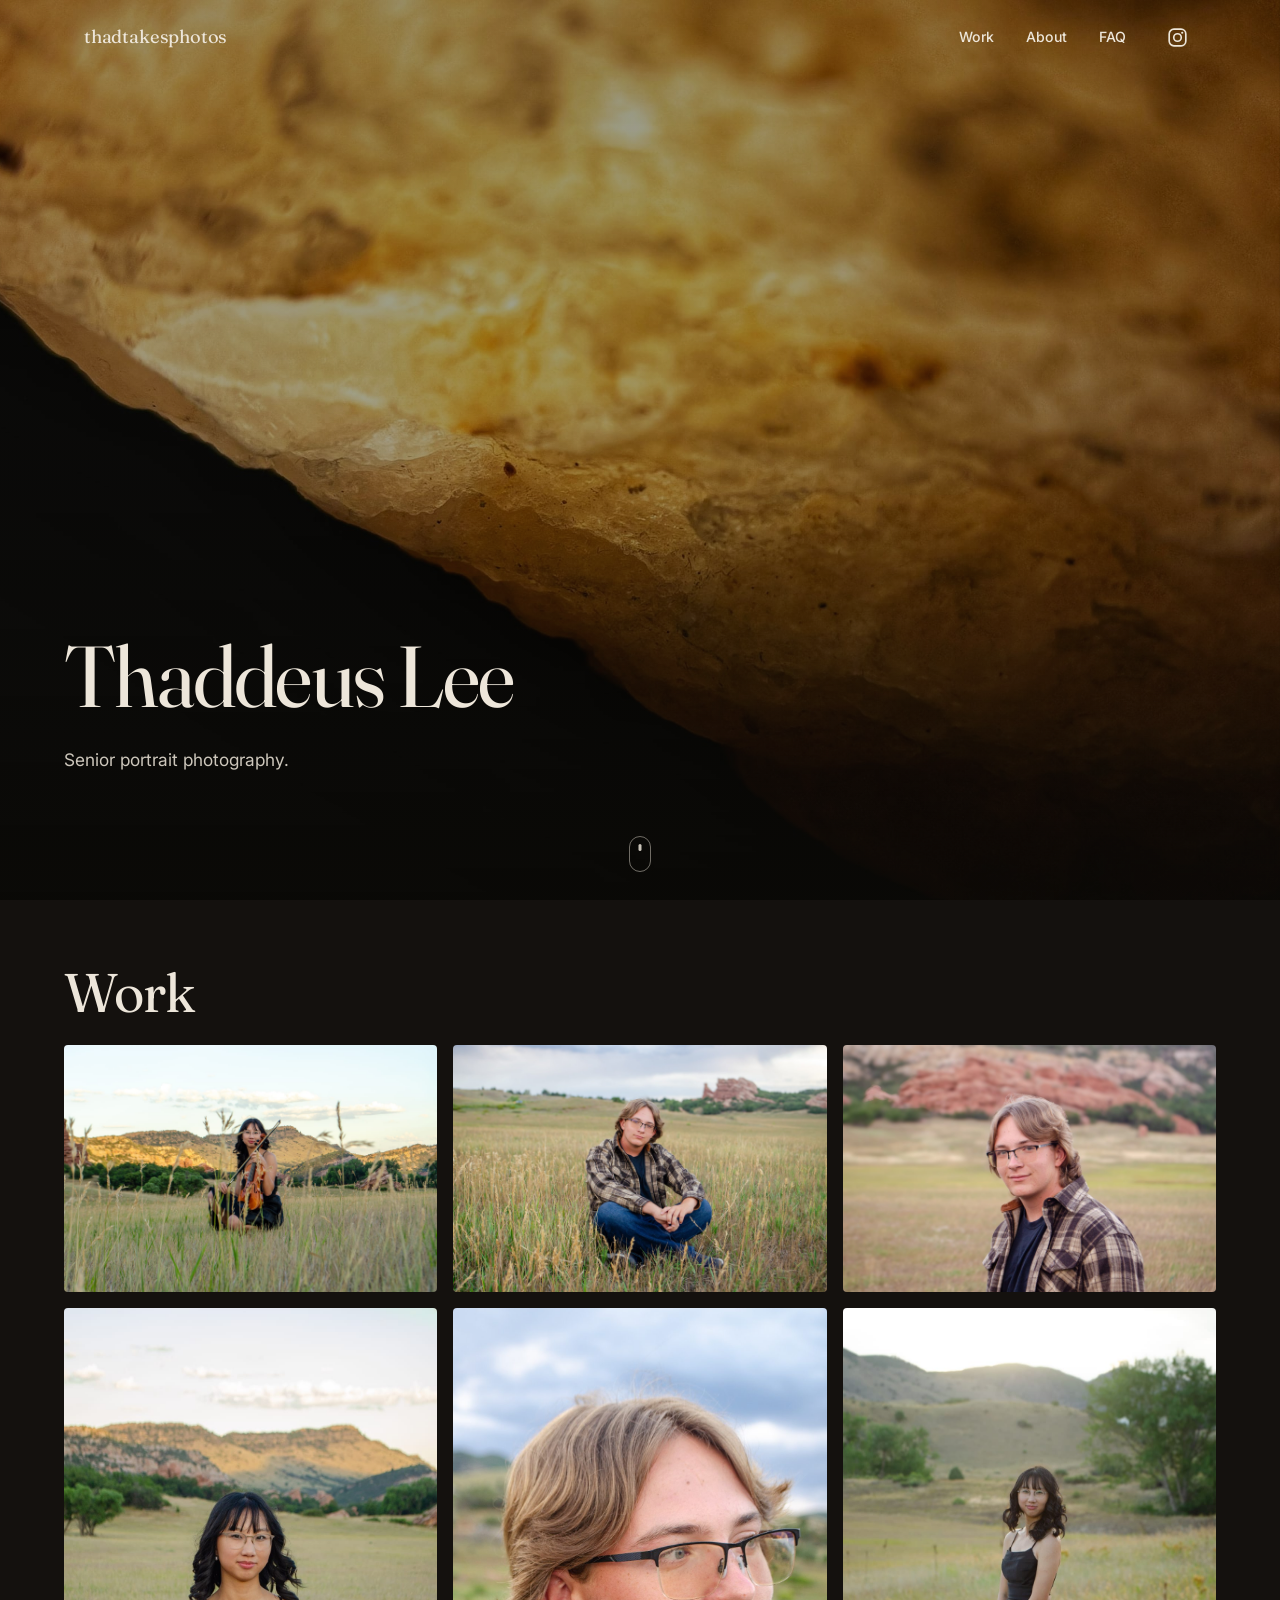
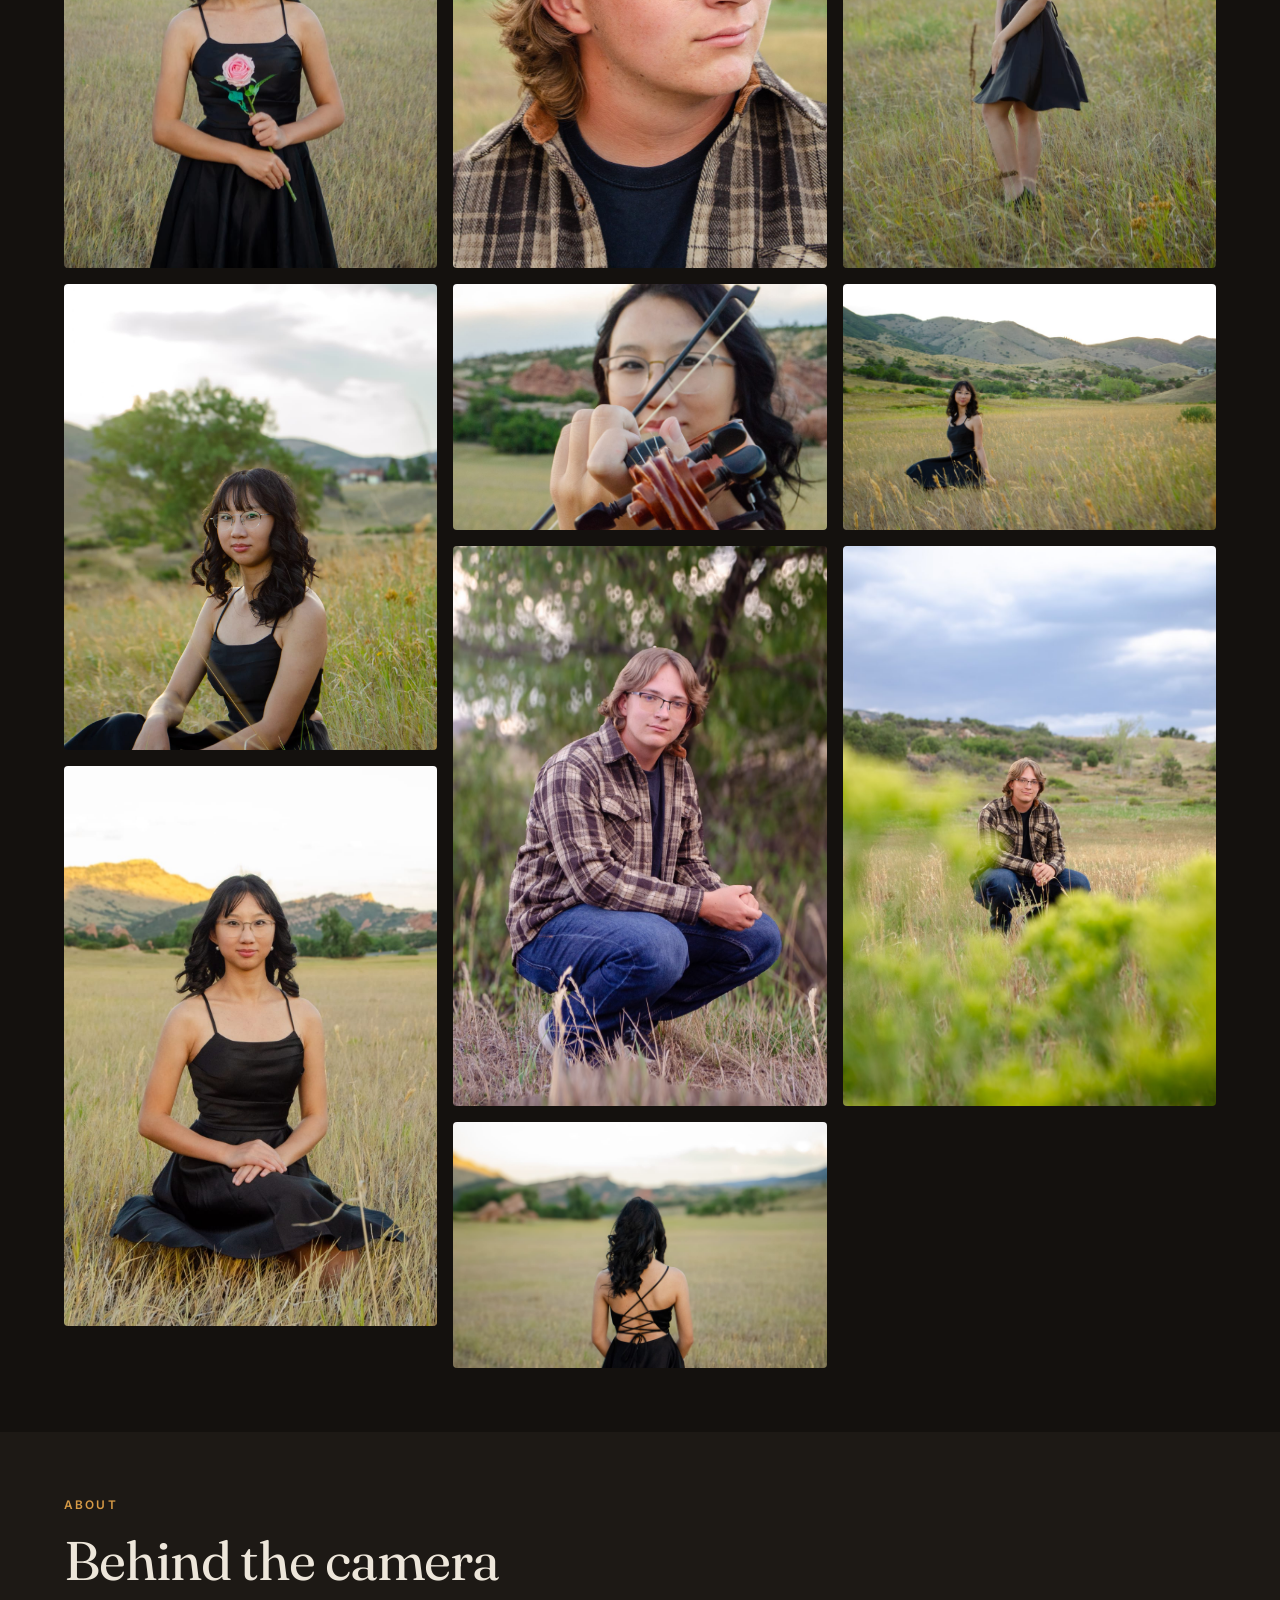
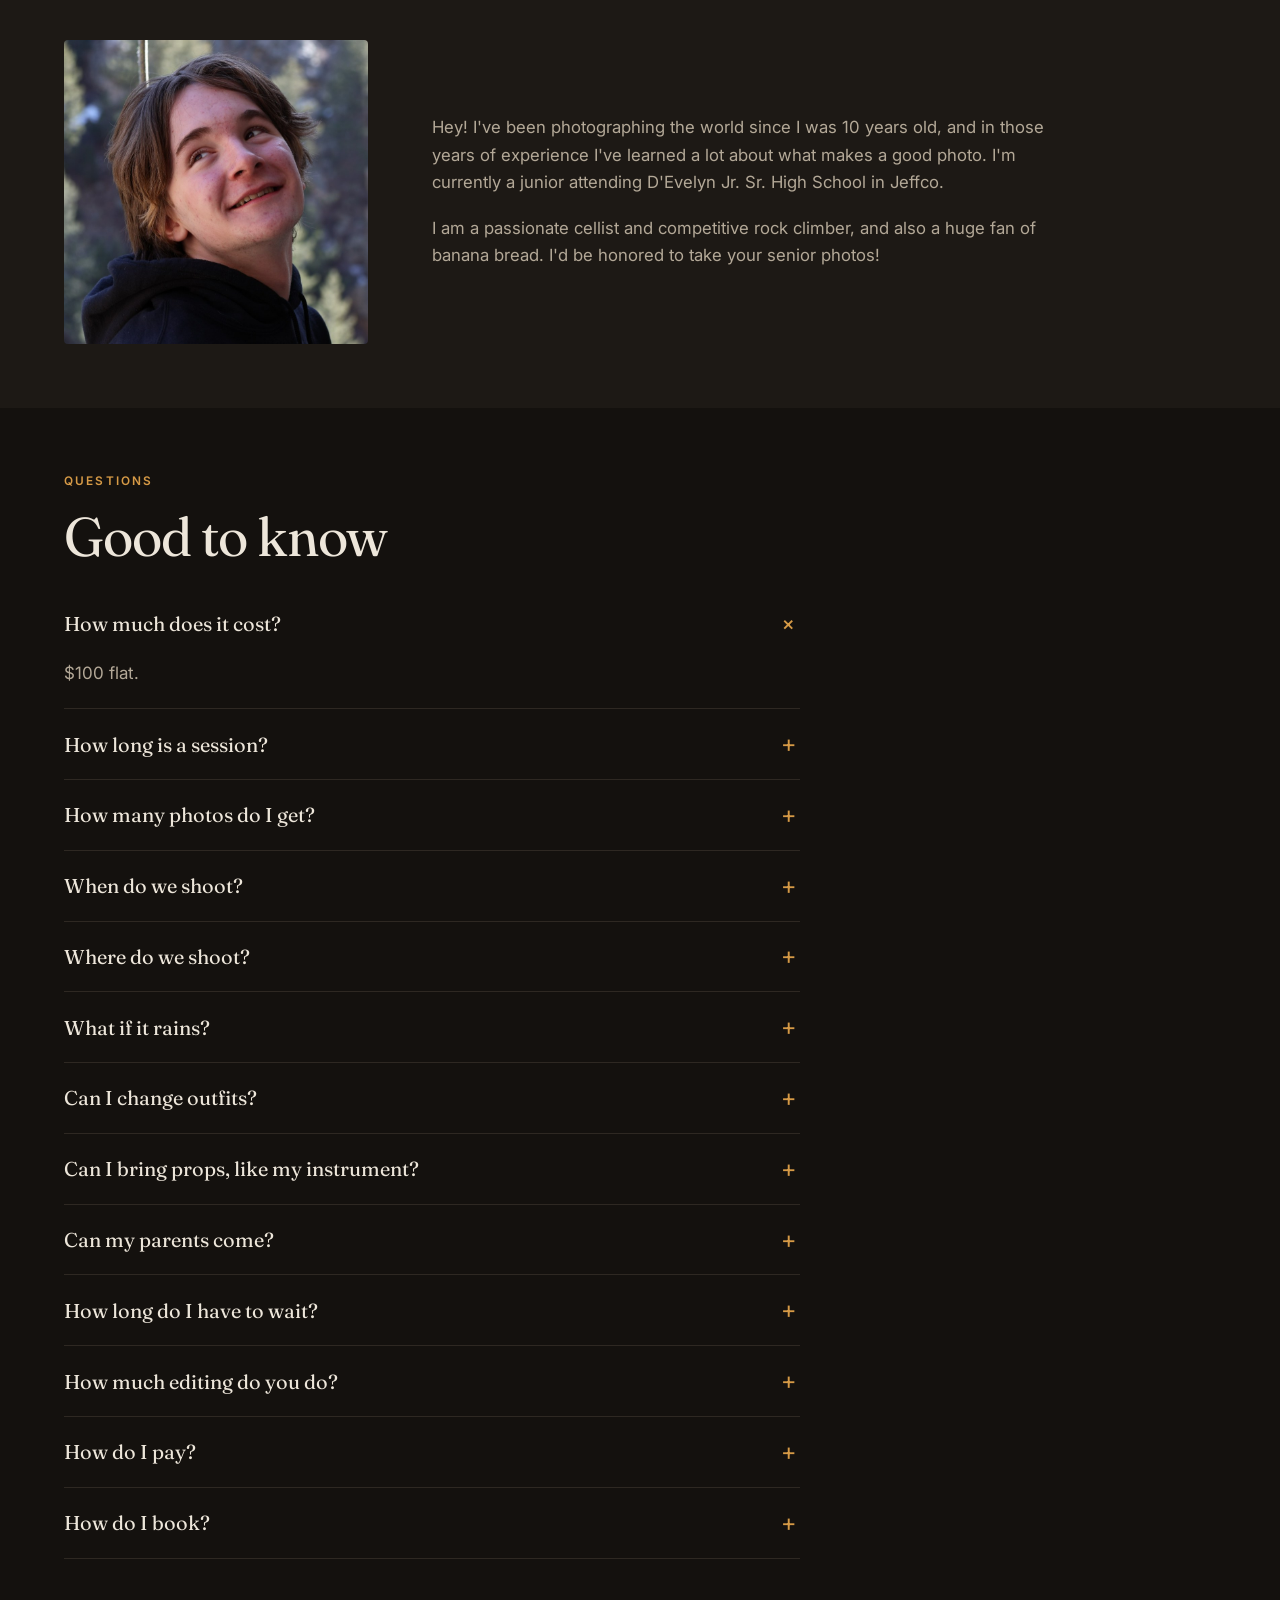
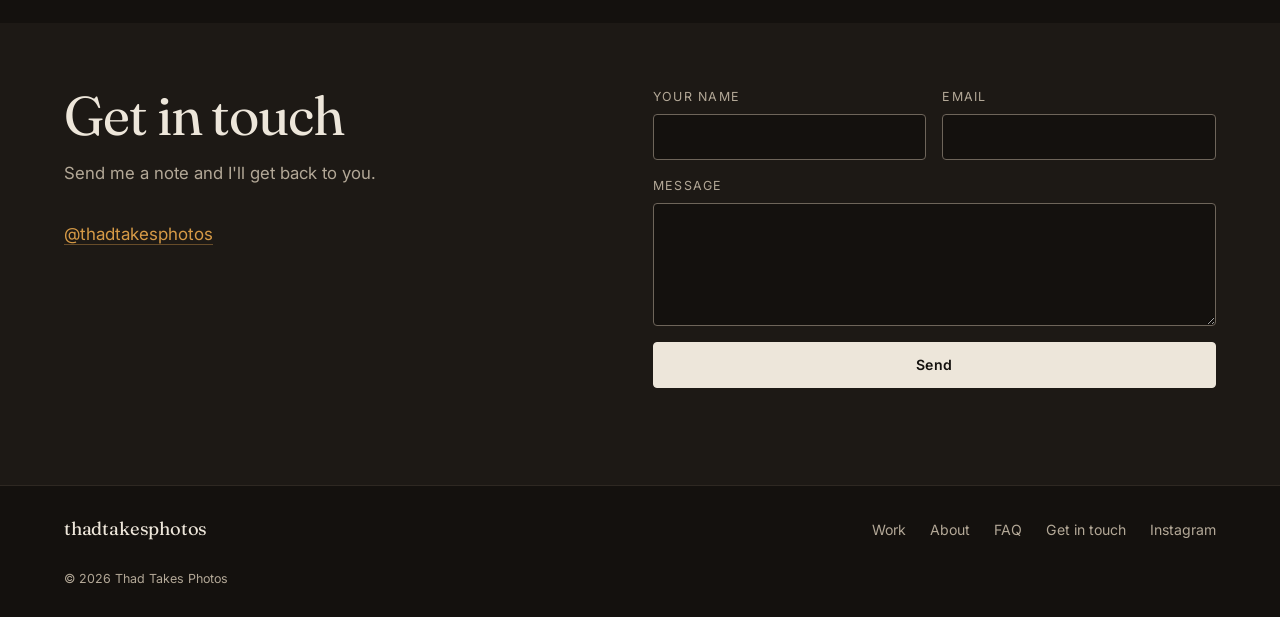
<file: public/index.html>
<!DOCTYPE html>
<html lang="en">
<head>
<meta charset="utf-8">
<meta name="viewport" content="width=device-width, initial-scale=1">
<!-- Matches --bg in css/styles.css. Change both together, or the browser
     chrome on mobile will sit at a different shade than the page. -->
<meta name="theme-color" content="#14110E">
<title>Thad Takes Photos — Senior Portrait Photography</title>
<meta name="description" content="Senior portrait photography by Thad.">
<link rel="canonical" href="https://thadtakesphotos.com/">

<meta property="og:type" content="website">
<meta property="og:url" content="https://thadtakesphotos.com/">
<meta property="og:title" content="Thad Takes Photos">
<meta property="og:description" content="Senior portrait photography by Thad.">
<meta property="og:image" content="https://thadtakesphotos.com/photos/og.jpg">
<meta name="twitter:card" content="summary_large_image">

<link rel="icon" href="data:image/svg+xml,<svg xmlns='http://www.w3.org/2000/svg' viewBox='0 0 100 100'><text y='.9em' font-size='90'>📷</text></svg>">

<link rel="preconnect" href="https://fonts.googleapis.com">
<link rel="preconnect" href="https://fonts.gstatic.com" crossorigin>
<link href="https://fonts.googleapis.com/css2?family=Fraunces:opsz,wght@9..144,300;9..144,400;9..144,600&family=Inter:wght@400;500;600&display=swap" rel="stylesheet">
<link rel="stylesheet" href="css/styles.css">
<!-- Scroll-reveal hides elements until they animate in. Gate that on JS being
     alive, so the page is never blank for a crawler or a no-script browser. -->
<script>document.documentElement.classList.add("js");</script>

<!-- What search engines read to place you geographically. "areaServed" is a
     service area, not an address — no street or postcode goes in here, which
     is deliberate: the published address came out of this site on purpose. -->
<script type="application/ld+json">
{
  "@context": "https://schema.org",
  "@type": "ProfessionalService",
  "name": "Thad Takes Photos",
  "description": "Senior portrait photography in Littleton, Colorado.",
  "url": "https://thadtakesphotos.com",
  "priceRange": "$100",
  "areaServed": {
    "@type": "City",
    "name": "Littleton",
    "containedInPlace": {
      "@type": "AdministrativeArea",
      "name": "Colorado"
    }
  },
  "sameAs": ["https://instagram.com/thadtakesphotos"]
}
</script>
</head>
<body>

<a class="skip-link" href="#work">Skip to gallery</a>

<header class="nav nav--top" id="nav">
  <div class="nav__inner">
    <a class="nav__brand" href="#top">thad<span>takes</span>photos</a>
    <nav class="nav__links" aria-label="Main">
      <a href="#work">Work</a>
      <a href="#about">About</a>
      <a href="#faq">FAQ</a>
    </nav>
    <!-- Sits outside nav__links so it stays visible on mobile, where the text
         links collapse into the menu. Inline SVG rather than an icon font: no
         extra request, and it inherits the nav's colour as it scrolls. -->
    <a class="nav__ig" href="https://instagram.com/thadtakesphotos"
       rel="me noopener" target="_blank" aria-label="Instagram (opens in a new tab)">
      <svg viewBox="0 0 24 24" width="21" height="21" aria-hidden="true" focusable="false">
        <rect x="2.5" y="2.5" width="19" height="19" rx="5.4"
              fill="none" stroke="currentColor" stroke-width="1.9"/>
        <circle cx="12" cy="12" r="4.3"
                fill="none" stroke="currentColor" stroke-width="1.9"/>
        <circle cx="17.4" cy="6.6" r="1.25" fill="currentColor"/>
      </svg>
    </a>
    <button class="nav__toggle" aria-expanded="false" aria-controls="nav-mobile" aria-label="Open menu">
      <span></span><span></span><span></span>
    </button>
  </div>
  <nav class="nav__mobile" id="nav-mobile" aria-label="Mobile" hidden>
    <a href="#work">Work</a>
    <a href="#about">About</a>
    <a href="#faq">FAQ</a>
  </nav>
</header>

<main id="top">

  <!-- ── HERO ───────────────────────────────────────────── -->
  <section class="hero">
    <div class="hero__media" data-photo="photos/hero.jpg" role="img" aria-label="Senior portrait photography"></div>
    <div class="hero__scrim"></div>
    <div class="hero__content reveal">
      <h1>Thaddeus Lee</h1>
      <p class="hero__sub">Senior portrait photography.</p>
    </div>
    <a class="hero__scroll" href="#work" aria-label="Scroll to gallery"><span></span></a>
  </section>

  <!-- ── WORK ───────────────────────────────────────────── -->
  <section class="section" id="work">
    <div class="section__head reveal">
      <h2>Work</h2>
    </div>

    <!-- Built from the PHOTOS list at the top of js/main.js. Add a file to
         public/photos/ and a line to that list — see PHOTOS.md. -->
    <div class="gallery" id="gallery"></div>
  </section>

  <!-- ── ABOUT ──────────────────────────────────────────── -->
  <section class="section section--alt" id="about">
    <div class="section__head section__head--spaced reveal">
      <p class="eyebrow">About</p>
      <h2>Behind the camera</h2>
    </div>
    <div class="about reveal">
      <!-- width/height are the file's real pixel dimensions. They don't set
           the displayed size — the CSS does — they let the browser reserve
           the right shape before the file arrives, so the text below doesn't
           jump down the page as it loads. -->
      <img class="about__photo" src="photos/about.jpg" width="900" height="900"
           loading="lazy" decoding="async"
           alt="Thad outdoors in a black hoodie, looking up and smiling, pines and canyon rock behind him">
      <div class="about__body">
        <p>Hey! I've been photographing the world since I was 10 years old, and in
          those years of experience I've learned a lot about what makes a good photo.
          I'm currently a junior attending D'Evelyn Jr. Sr. High School in Jeffco.</p>
        <p>I am a passionate cellist and competitive rock climber, and also a huge fan
          of banana bread. I'd be honored to take your senior photos!</p>
      </div>
    </div>
  </section>

  <!-- ── FAQ ────────────────────────────────────────────── -->
  <!-- Plain <details>, no JavaScript. They open on click, on Enter, and on
       Ctrl/Cmd+F when the browser searches inside a closed one — an accordion
       built from divs and a click handler gets none of that for free, and
       breaks entirely if the script fails to load. -->
  <section class="section" id="faq">
    <div class="section__head reveal">
      <p class="eyebrow">Questions</p>
      <h2>Good to know</h2>
    </div>
    <div class="faq">
      <details class="reveal" open>
        <summary>How much does it cost?</summary>
        <p>$100 flat.</p>
      </details>
      <details class="reveal">
        <summary>How long is a session?</summary>
        <p>About an hour.</p>
      </details>
      <details class="reveal">
        <summary>How many photos do I get?</summary>
        <p>20 edited, full-resolution digital photos.</p>
      </details>
      <details class="reveal">
        <summary>When do we shoot?</summary>
        <p>Golden hour — sunrise or sunset, when the light is best.</p>
      </details>
      <details class="reveal">
        <summary>Where do we shoot?</summary>
        <p>I've got spots I like, or we can use somewhere that means something to you.</p>
      </details>
      <details class="reveal">
        <summary>What if it rains?</summary>
        <p>Not a problem. We'll reschedule.</p>
      </details>
      <details class="reveal">
        <summary>Can I change outfits?</summary>
        <p>An hour is definitely enough time for a quick outfit change.</p>
      </details>
      <details class="reveal">
        <summary>Can I bring props, like my instrument?</summary>
        <p>Of course.</p>
      </details>
      <details class="reveal">
        <summary>Can my parents come?</summary>
        <p>Yeah, parents are welcome.</p>
      </details>
      <details class="reveal">
        <summary>How long do I have to wait?</summary>
        <p>I'll have them to you within a week of the shoot.</p>
      </details>
      <details class="reveal">
        <summary>How much editing do you do?</summary>
        <p>Color, light, and light skin cleanup. No reshaping.</p>
      </details>
      <details class="reveal">
        <summary>How do I pay?</summary>
        <p>I take cash, Zelle, or Venmo.</p>
      </details>
      <details class="reveal">
        <summary>How do I book?</summary>
        <p><a href="#contact">Send me a message</a> and we'll pick a place, date, and time.</p>
      </details>
    </div>
  </section>


  <!-- ── CONTACT ────────────────────────────────────────── -->
  <section class="section section--book" id="contact">
    <div class="book">
      <div class="book__intro reveal">
        <h2>Get in touch</h2>
        <p class="lede">Send me a note and I'll get back to you.</p>
        <ul class="book__contact">
          <li><a href="https://instagram.com/thadtakesphotos" rel="me noopener" target="_blank">@thadtakesphotos</a></li>
        </ul>
      </div>

      <!-- Posts to Formspree, which forwards to the inbox configured on that
           form. A static site has no server of its own, so this is what lets
           the form submit in the background instead of handing off to the
           visitor's mail app. If the action is ever reset to a placeholder,
           js/main.js detects it and falls back to that handoff. README step 3. -->
      <form class="form reveal" id="contact-form" action="https://formspree.io/f/xeeyvayo" method="POST">
        <div class="field">
          <label for="name">Your name</label>
          <input id="name" name="name" type="text" required autocomplete="name">
        </div>
        <div class="field">
          <label for="email">Email</label>
          <input id="email" name="email" type="email" required autocomplete="email">
        </div>
        <div class="field field--full">
          <label for="message">Message</label>
          <textarea id="message" name="message" rows="5"></textarea>
        </div>
        <!-- Formspree reads these. _subject sets the subject line of the email
             that reaches you; _gotcha is a honeypot — bots fill hidden fields,
             humans can't see it, and anything with it filled is discarded. The
             visitor's own address goes in `email` above, which Formspree uses
             as the reply-to, so hitting reply in Gmail answers them directly. -->
        <input type="hidden" name="_subject" value="New enquiry via thadtakesphotos.com">
        <input type="text" name="_gotcha" tabindex="-1" autocomplete="off" aria-hidden="true" class="hp">
        <button class="btn btn--block" type="submit">Send</button>
        <p class="form__status" id="form-status" role="status" aria-live="polite"></p>
      </form>
    </div>
  </section>

</main>

<footer class="footer">
  <div class="footer__inner">
    <a class="nav__brand" href="#top">thad<span>takes</span>photos</a>
    <nav aria-label="Footer">
      <a href="#work">Work</a>
      <a href="#about">About</a>
      <a href="#faq">FAQ</a>
      <a href="#contact">Get in touch</a>
      <a href="https://instagram.com/thadtakesphotos" rel="me noopener" target="_blank">Instagram</a>
    </nav>
    <p class="footer__legal">© <span id="year">2026</span> Thad Takes Photos</p>
  </div>
</footer>

<!-- ── LIGHTBOX ─────────────────────────────────────────── -->
<div class="lightbox" id="lightbox" role="dialog" aria-modal="true" aria-label="Photo viewer" hidden>
  <button class="lightbox__close" aria-label="Close">&times;</button>
  <button class="lightbox__nav lightbox__nav--prev" aria-label="Previous photo">&#8249;</button>
  <figure class="lightbox__stage">
    <img id="lightbox-img" alt="">
  </figure>
  <button class="lightbox__nav lightbox__nav--next" aria-label="Next photo">&#8250;</button>
</div>

<script type="module" src="js/main.js"></script>
</body>
</html>
</file>
<file: public/css/styles.css>
/* ============================================================
   thadtakesphotos.com
   Dark theme. Every colour lives here — change it once, it changes
   everywhere. The names are roles, not shades, so a future re-theme
   doesn't leave you with a variable called "ivory" holding black.

   Contrast, measured rather than eyeballed (WCAG AA needs 4.5:1 for
   text, 3:1 for interface edges):
     text  on page  15.17:1      muted on page   8.03:1
     text  on field 14.09:1      muted on field  7.46:1
     ochre on page   7.68:1      field border    3.05:1
   Muted text is where dark themes usually fail, so it's kept
   deliberately bright.

   The background is a warm near-black, not #000: pure black makes the
   dark edges of a photograph dissolve into the page, and glares on
   OLED phones. The ochre is sampled from the lit stone in the hero.
   ============================================================ */

:root {
  --bg:         #14110E;   /* page — warm near-black, never #000     */
  --bg-soft:    #1D1915;   /* raised surfaces: form fields           */
  --text:       #EDE6DA;   /* off-white; pure white halates on dark  */
  --muted:      #B3A897;   /* secondary copy                         */
  --line:       #2E2822;   /* hairlines and dividers (decorative)    */
  --line-loud:  #6E655A;   /* input borders — must clear 3:1         */
  --ochre:      #D69A46;   /* accent, sampled from the hero stone    */
  --ochre-lit:  #F1C55C;   /* hover                                  */

  --display: "Fraunces", Georgia, "Times New Roman", serif;
  --sans: "Inter", -apple-system, BlinkMacSystemFont, "Segoe UI", Roboto, sans-serif;

  --gut: clamp(1.25rem, 5vw, 4.5rem);
  --maxw: 1240px;
  --r: 4px;

  --ease: cubic-bezier(.22, .61, .36, 1);
}

*, *::before, *::after { box-sizing: border-box; }

html { scroll-behavior: smooth; scroll-padding-top: 5rem; }
@media (prefers-reduced-motion: reduce) { html { scroll-behavior: auto; } }

body {
  margin: 0;
  background: var(--bg);
  color: var(--text);
  font-family: var(--sans);
  font-size: 17px;
  line-height: 1.65;
  -webkit-font-smoothing: antialiased;
  overflow-x: hidden;
}

img { max-width: 100%; display: block; }
a { color: inherit; }

h1, h2, h3 {
  font-family: var(--display);
  font-weight: 400;
  line-height: 1.05;
  letter-spacing: -0.02em;
  margin: 0;
}
h1 { font-size: clamp(2.6rem, 7vw, 5.4rem); }
h2 { font-size: clamp(2rem, 4.6vw, 3.4rem); }
h3 { font-size: 1.5rem; }
em { font-style: italic; }

.eyebrow {
  font-size: .74rem;
  letter-spacing: .18em;
  text-transform: uppercase;
  font-weight: 600;
  color: var(--ochre);
  margin: 0 0 1rem;
}
.lede { color: var(--muted); max-width: 54ch; font-size: 1.05rem; }

.skip-link {
  position: absolute; left: -9999px; top: 0; z-index: 200;
  background: var(--ochre); color: var(--bg); padding: .75rem 1.25rem;
}
.skip-link:focus { left: 0; }

:focus-visible { outline: 2px solid var(--ochre); outline-offset: 3px; }

/* ── Buttons ─────────────────────────────────────────────── */
.btn {
  display: inline-flex; align-items: center; justify-content: center;
  gap: .5rem;
  background: var(--text); color: var(--bg);
  padding: .95rem 1.9rem;
  border: 1px solid var(--text); border-radius: var(--r);
  font: 600 .88rem/1 var(--sans);
  letter-spacing: .04em;
  text-decoration: none; cursor: pointer;
  transition: background .3s var(--ease), color .3s var(--ease), transform .2s var(--ease);
}
.btn:hover { background: var(--ochre); color: var(--bg); border-color: var(--ochre); transform: translateY(-2px); }
.btn--ghost { background: transparent; color: var(--text); border-color: var(--line-loud); }
.btn--ghost:hover { background: var(--text); color: var(--bg); border-color: var(--text); }
.btn--sm { padding: .6rem 1.15rem; font-size: .8rem; }
.btn--block { width: 100%; }

/* ── Nav ─────────────────────────────────────────────────── */
.nav {
  position: fixed; inset: 0 0 auto 0; z-index: 100;
  transition: background .4s var(--ease), box-shadow .4s var(--ease), backdrop-filter .4s;
}
.nav__inner {
  max-width: var(--maxw); margin: 0 auto;
  padding: 1.15rem var(--gut);
  display: flex; align-items: center; justify-content: space-between; gap: 2rem;
}
.nav__brand {
  font-family: var(--display); font-size: 1.15rem; letter-spacing: -.01em;
  text-decoration: none; white-space: nowrap;
}
/* "takes" is wrapped in a span only so it could be accented. It no longer is —
   it inherits colour and weight so the wordmark reads as one solid piece. */
.nav__brand span { color: inherit; font-style: normal; }
/* Instagram icon. Stays in the bar at every width — the text links collapse
   into the mobile menu, this doesn't. */
.nav__ig {
  display: inline-flex; align-items: center; justify-content: center;
  width: 38px; height: 38px; margin-left: auto;
  color: inherit; text-decoration: none;
  border-radius: 50%;
  transition: color .25s var(--ease), background .25s var(--ease), transform .25s var(--ease);
}
.nav__ig:hover { color: var(--ochre); transform: translateY(-1px); }
.nav__links + .nav__ig { margin-left: 0; }

.nav__links { display: flex; align-items: center; gap: 2rem; margin-left: auto; }
.nav__links a {
  text-decoration: none; font-size: .88rem; font-weight: 500;
  position: relative; padding-bottom: 2px;
}
.nav__links a:not(.btn)::after {
  content: ""; position: absolute; left: 0; bottom: 0;
  width: 100%; height: 1px; background: currentColor;
  transform: scaleX(0); transform-origin: right;
  transition: transform .35s var(--ease);
}
.nav__links a:not(.btn):hover::after { transform: scaleX(1); transform-origin: left; }

/* over the hero: light text; after scroll: solid bar */
.nav--top { color: var(--text); }
.nav--top .btn { background: var(--text); color: var(--bg); border-color: var(--text); }
.nav--top .btn:hover { background: var(--ochre); color: var(--bg); border-color: var(--ochre); }
.nav--stuck {
  background: rgba(20,17,14,.86);
  backdrop-filter: blur(14px) saturate(140%);
  box-shadow: 0 1px 0 var(--line);
  color: var(--text);
}

.nav__toggle {
  display: none; background: none; border: 0; cursor: pointer;
  width: 40px; height: 34px; padding: 8px 6px; flex-direction: column; justify-content: space-between;
}
.nav__toggle span { display: block; height: 2px; background: currentColor; transition: transform .3s var(--ease), opacity .2s; }
.nav__toggle[aria-expanded="true"] span:nth-child(1) { transform: translateY(8px) rotate(45deg); }
.nav__toggle[aria-expanded="true"] span:nth-child(2) { opacity: 0; }
.nav__toggle[aria-expanded="true"] span:nth-child(3) { transform: translateY(-8px) rotate(-45deg); }

.nav__mobile {
  display: none; flex-direction: column;
  background: var(--bg); border-top: 1px solid var(--line);
  padding: .5rem var(--gut) 1.5rem;
}
.nav__mobile a {
  padding: .9rem 0; text-decoration: none; font-size: 1.05rem;
  border-bottom: 1px solid var(--line); color: var(--text);
}

@media (max-width: 860px) {
  .nav__links { display: none; }
  .nav__toggle { display: flex; }
  .nav__mobile:not([hidden]) { display: flex; }
  .nav--open { background: var(--bg); color: var(--text); backdrop-filter: none; }
}

/* ── Hero ────────────────────────────────────────────────── */
.hero {
  position: relative; min-height: 100svh;
  display: flex; align-items: flex-end;
  padding: 8rem var(--gut) clamp(4rem, 10vh, 7rem);
  color: var(--text);
  overflow: hidden;
}
.hero__media {
  position: absolute; inset: 0;
  background: linear-gradient(135deg, #2E2A22 0%, #55473A 45%, #8A6A52 100%);
  background-size: cover; background-position: center 35%;
  animation: slowzoom 26s var(--ease) forwards;
}
@keyframes slowzoom { from { transform: scale(1.08); } to { transform: scale(1); } }
@media (prefers-reduced-motion: reduce) { .hero__media { animation: none; } }

.hero__scrim {
  position: absolute; inset: 0;
  background:
    linear-gradient(to top, rgba(10,9,6,.86) 0%, rgba(10,9,6,.38) 45%, rgba(10,9,6,.42) 100%);
}
.hero__content { position: relative; max-width: 40rem; }
.hero__content .eyebrow { color: var(--ochre-lit); }
.hero h1 { text-wrap: balance; }
.hero h1 em { color: var(--ochre-lit); }
.hero__sub { color: rgba(237,230,218,.86); font-size: 1.08rem; max-width: 42ch; margin: 1.5rem 0 2.25rem; }
.hero__cta { display: flex; gap: .85rem; flex-wrap: wrap; }
.hero__cta .btn { background: var(--text); color: var(--bg); border-color: var(--text); }
.hero__cta .btn:hover { background: var(--ochre); color: var(--bg); border-color: var(--ochre); }
.hero__cta .btn--ghost { background: transparent; color: var(--text); border-color: rgba(237,230,218,.5); }
.hero__cta .btn--ghost:hover { background: var(--text); color: var(--bg); border-color: var(--text); }

.hero__scroll {
  position: absolute; left: 50%; bottom: 1.75rem; translate: -50% 0;
  width: 22px; height: 36px; border: 1px solid rgba(237,230,218,.45); border-radius: 12px;
}
.hero__scroll span {
  position: absolute; left: 50%; top: 7px; translate: -50% 0;
  width: 3px; height: 7px; border-radius: 2px; background: rgba(237,230,218,.85);
  animation: dropdown 1.9s ease-in-out infinite;
}
@keyframes dropdown { 0%,100% { transform: translateY(0); opacity: 1; } 60% { transform: translateY(12px); opacity: 0; } }

/* ── Sections ──────────────────────────────────────────────
   Kept deliberately tight. The 3D sections are already full-height, so
   generous section padding on top of them left big dead gaps between the
   title, the camera and the photographs. */
.section { padding: clamp(2.25rem, 5vw, 4rem) var(--gut); }
.section > * { max-width: var(--maxw); margin-inline: auto; }
.section--alt { background: var(--bg-soft); }
.section__head { margin-bottom: 1.5rem; }
.section__head h2 { margin-bottom: .5rem; }
/* For heads sitting above a solid block — a photo, a slab of copy — rather
   than above a grid of images that already carries its own white space. */
.section__head--spaced { margin-bottom: clamp(2.25rem, 4vw, 3.25rem); }

/* ── Gallery ─────────────────────────────────────────────── */

.gallery { columns: 3; column-gap: 1rem; }
@media (max-width: 900px) { .gallery { columns: 2; } }
@media (max-width: 520px) { .gallery { columns: 1; } }

.tile {
  display: block; width: 100%; padding: 0; border: 0; cursor: pointer;
  break-inside: avoid; margin-bottom: 1rem;
  position: relative; overflow: hidden; border-radius: var(--r);
  background: linear-gradient(140deg, #241F1A, #171310);
  transition: opacity .4s var(--ease), transform .4s var(--ease);
}
.tile::before { content: ""; display: block; padding-top: var(--ratio, 125%); }
.tile img {
  position: absolute; inset: 0; width: 100%; height: 100%;
  object-fit: cover;
  /* Stay invisible until decoded, so a missing or still-lazy file shows the
     gradient rather than a broken-image icon or stray alt text. */
  opacity: 0;
  transition: opacity .5s var(--ease), transform .8s var(--ease);
}
.tile img.is-loaded { opacity: 1; }
.tile:hover img.is-loaded { transform: scale(1.05); }
.tile.is-hidden { display: none; }

/* Shown in place of the grid until there are photos to put in it. */
.gallery__empty {
  column-span: all;
  margin: 0;
  padding: clamp(3rem, 9vw, 6rem) 0;
  text-align: center;
  font-family: var(--display);
  font-size: clamp(1.15rem, 2.4vw, 1.5rem);
  color: var(--muted);
}

/* placeholder state while no real photo exists */
.tile--empty { display: grid; place-items: center; }
.tile--empty::after {
  content: attr(data-src);
  position: absolute; inset: 0;
  display: grid; place-items: center;
  font: 500 .72rem var(--sans); letter-spacing: .08em; text-transform: uppercase;
  color: rgba(237,230,218,.32);
}

/* ── About ───────────────────────────────────────────────── */

/* The photo column is capped in rem rather than set as a fraction, so a wide
   screen grows the text column and leaves the portrait at a sane size — the
   other way round gives you a two-foot-tall headshot on a desktop monitor. */
.about {
  display: grid;
  grid-template-columns: minmax(0, 19rem) 1fr;
  gap: clamp(1.75rem, 5vw, 4rem);
  align-items: center;
}
@media (max-width: 760px) { .about { grid-template-columns: 1fr; max-width: 28rem; } }

/* No fixed aspect-ratio and no object-fit on purpose: the photo keeps whatever
   shape the file has, so replacing about.jpg with a different crop can't
   silently cut the top of someone's head off. The width/height attributes in
   the HTML are what reserve the space — update those to match if you swap the
   file for one of a different shape. */
.about__photo { width: 100%; height: auto; border-radius: var(--r); }

.about__body p {
  color: var(--muted);
  max-width: 58ch;
  font-size: 1.05rem;
  margin: 0 0 1.1rem;
}
.about__body p:last-child { margin-bottom: 0; }

/* ── FAQ ─────────────────────────────────────────────────── */

/* The rows are capped rather than the wrapper, so they stay left-aligned with
   the section heading at every width — capping .faq itself would let the
   auto margins from `.section > *` centre the whole column away from it. */
.faq details { max-width: 46rem; border-bottom: 1px solid var(--line); }

.faq summary {
  cursor: pointer;
  padding: 1.15rem 2.5rem 1.15rem 0;
  position: relative;
  font-family: var(--display);
  font-size: clamp(1.1rem, 2.2vw, 1.25rem);
  transition: color .25s var(--ease);
  /* Both are needed: `list-style` covers Firefox and Chrome, the
     ::-webkit- rule below covers Safari, which still ignores it. */
  list-style: none;
}
.faq summary::-webkit-details-marker { display: none; }
.faq summary:hover { color: var(--ochre-lit); }
.faq summary:focus-visible { outline: 2px solid var(--ochre); outline-offset: 3px; }

/* The +/× marker. Drawn as text so it inherits the row's colour and needs
   no extra element in the markup. */
.faq summary::after {
  content: "+";
  position: absolute; right: .25rem; top: 50%;
  font-family: var(--sans); font-size: 1.5rem; line-height: 1;
  color: var(--ochre);
  transform: translateY(-50%);
  transition: transform .3s var(--ease);
}
.faq details[open] summary::after { transform: translateY(-50%) rotate(45deg); }

.faq p { margin: 0 0 1.35rem; color: var(--muted); max-width: 60ch; }
.faq p a { color: var(--ochre); text-decoration: none; border-bottom: 1px solid rgba(214,154,70,.4); }
.faq p a:hover { color: var(--ochre-lit); border-color: var(--ochre-lit); }

/* ── Book / form ─────────────────────────────────────────── */
.section--book { background: var(--bg-soft); color: var(--text); }
.book { display: grid; grid-template-columns: 1fr 1.1fr; gap: clamp(2rem, 6vw, 5rem); align-items: start; }
@media (max-width: 860px) { .book { grid-template-columns: 1fr; } }
.book .lede { color: var(--muted); }
.book__contact { list-style: none; padding: 0; margin: 2rem 0 0; }
.book__contact li { margin-bottom: .6rem; }
.book__contact a { color: var(--ochre); text-decoration: none; border-bottom: 1px solid rgba(214,154,70,.4); }
.book__contact a:hover { color: var(--ochre-lit); border-color: var(--ochre-lit); }

.form { display: grid; grid-template-columns: 1fr 1fr; gap: 1rem; }
@media (max-width: 560px) { .form { grid-template-columns: 1fr; } }
.field { display: flex; flex-direction: column; gap: .4rem; }
.field--full, .form > .btn, .form__status { grid-column: 1 / -1; }
.field label { font-size: .78rem; letter-spacing: .1em; text-transform: uppercase; color: var(--muted); }
.field input, .field select, .field textarea {
  background: var(--bg);
  border: 1px solid var(--line-loud); border-radius: var(--r);
  color: var(--text); font: 400 .95rem var(--sans);
  padding: .8rem .9rem; width: 100%;
  transition: border-color .25s var(--ease), background .25s var(--ease);
}
.field textarea { resize: vertical; }
.field input::placeholder, .field textarea::placeholder { color: var(--muted); }
.field input:focus, .field select:focus, .field textarea:focus {
  outline: none; border-color: var(--ochre); background: var(--bg-soft);
}
.field select option { background: var(--bg); color: var(--text); }
.form .btn { background: var(--text); color: var(--bg); border-color: var(--text); }
.form .btn:hover { background: var(--ochre); color: var(--bg); border-color: var(--ochre); }
.form__status { font-size: .9rem; margin: 0; min-height: 1.2em; }
.form__status.is-ok { color: #9BD3A5; }
.form__status.is-err { color: #E9A08C; }
.hp { position: absolute; left: -9999px; opacity: 0; height: 0; }

/* ── Footer ──────────────────────────────────────────────── */
.footer { background: var(--bg); color: var(--text); padding: 1.75rem var(--gut); border-top: 1px solid var(--line); }
.footer__inner { max-width: var(--maxw); margin: 0 auto; display: flex; flex-wrap: wrap; gap: 1.5rem 2.5rem; align-items: center; }
.footer nav { display: flex; gap: 1.5rem; flex-wrap: wrap; margin-left: auto; }
.footer nav a { font-size: .88rem; text-decoration: none; color: var(--muted); }
.footer nav a:hover { color: var(--ochre); }
.footer__legal { flex-basis: 100%; margin: 0; font-size: .78rem; color: var(--muted); }

/* ── Lightbox ────────────────────────────────────────────── */
.lightbox {
  position: fixed; inset: 0; z-index: 300;
  background: rgba(9,7,6,.97);
  display: flex; align-items: center; justify-content: center;
  padding: clamp(1rem, 4vw, 3rem);
  opacity: 0; transition: opacity .3s var(--ease);
}
/* Must out-specify `display: flex` above — the bare [hidden] attribute loses to
   a class selector, which would leave an invisible overlay eating every click. */
.lightbox[hidden] { display: none; }
.lightbox.is-open { opacity: 1; }
.lightbox__stage { margin: 0; max-width: 100%; max-height: 100%; display: flex; align-items: center; }
.lightbox__stage img { max-height: 88vh; width: auto; border-radius: var(--r); }
.lightbox__close, .lightbox__nav {
  position: absolute; background: none; border: 0; color: var(--text);
  cursor: pointer; line-height: 1; opacity: .65; transition: opacity .2s, transform .2s var(--ease);
}
.lightbox__close:hover, .lightbox__nav:hover { opacity: 1; }
.lightbox__close { top: 1.25rem; right: 1.5rem; font-size: 2.4rem; }
.lightbox__nav { top: 50%; translate: 0 -50%; font-size: 3.5rem; padding: 0 1rem; }
.lightbox__nav--prev { left: .25rem; }
.lightbox__nav--next { right: .25rem; }
.lightbox__nav:hover { transform: scale(1.15); }

/* ── Scroll reveal ───────────────────────────────────────── */
/* Only hide when JS is running — otherwise the page would render blank. */
.js .reveal { opacity: 0; transform: translateY(26px); transition: opacity .8s var(--ease), transform .8s var(--ease); }
.js .reveal.is-in { opacity: 1; transform: none; }
@media (prefers-reduced-motion: reduce) {
  .js .reveal { opacity: 1; transform: none; transition: none; }
  .tile img, .card, .btn { transition: none; }
}
</file>
